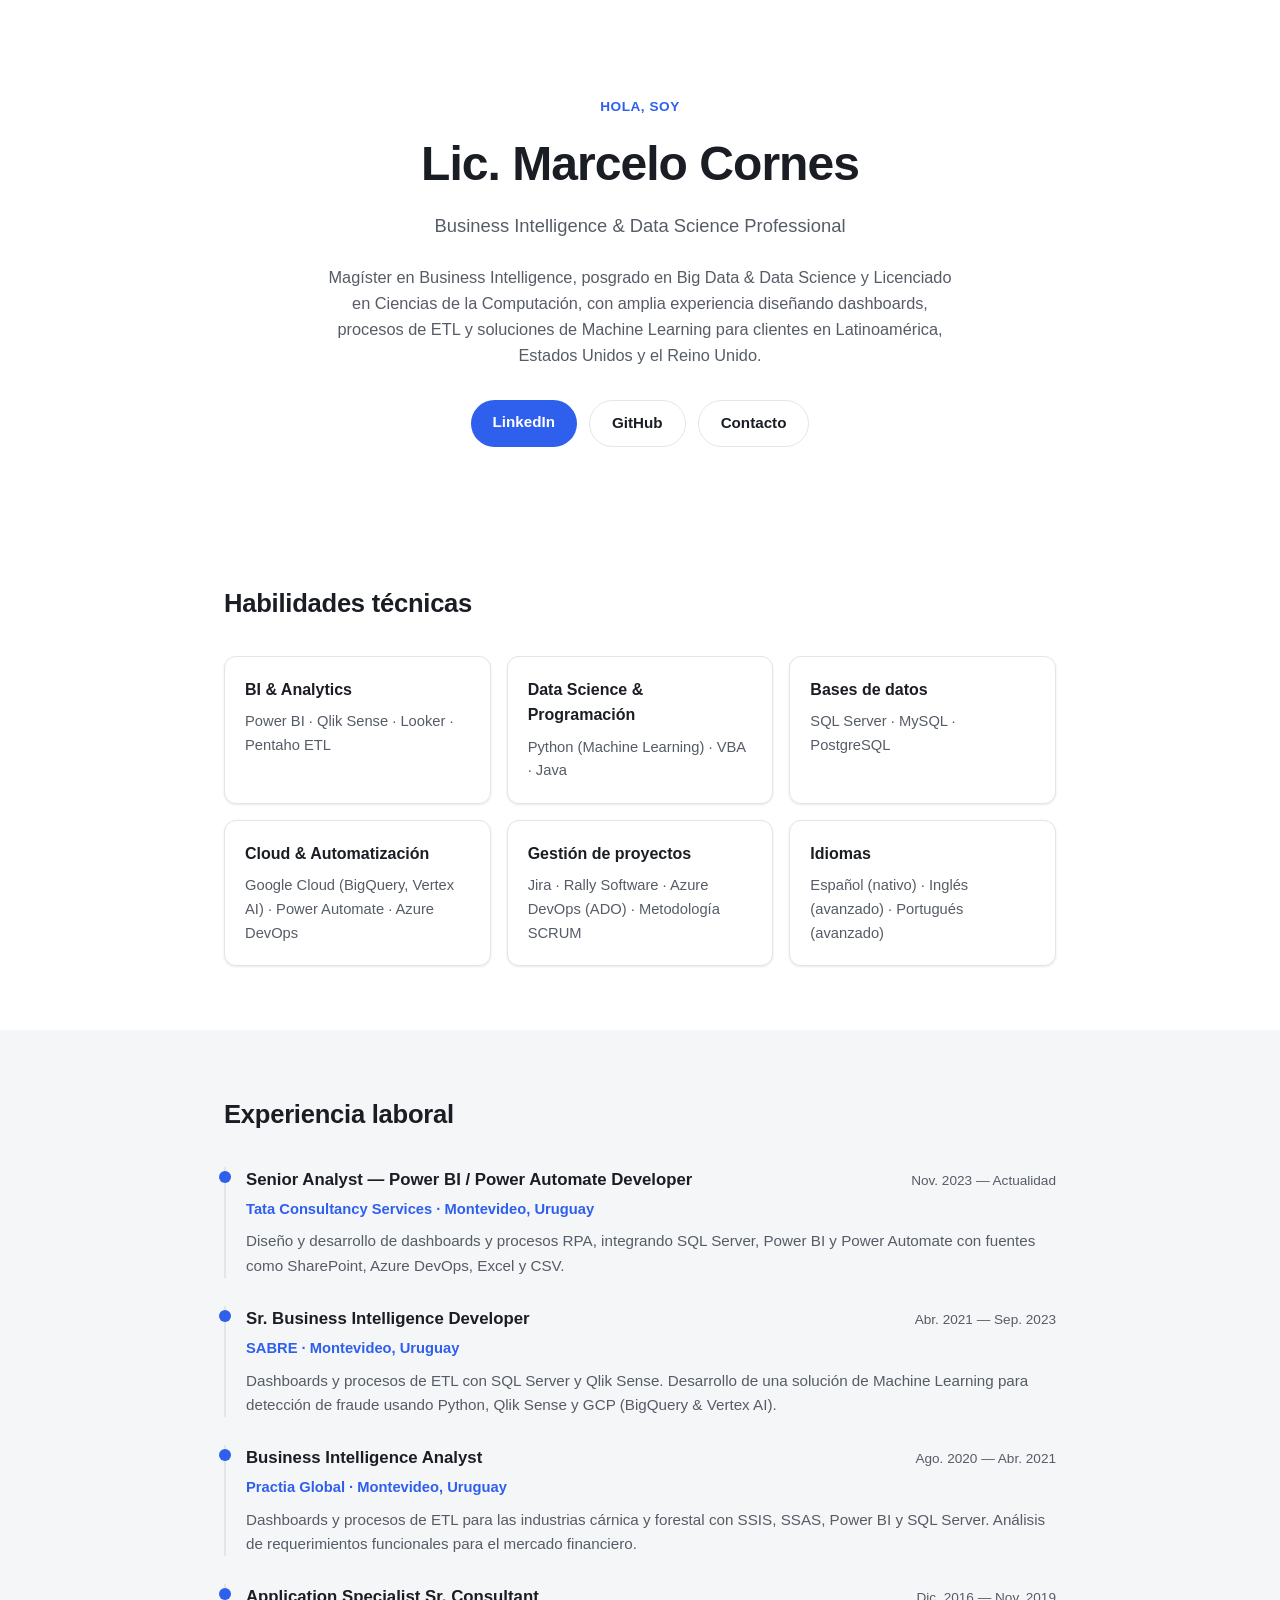
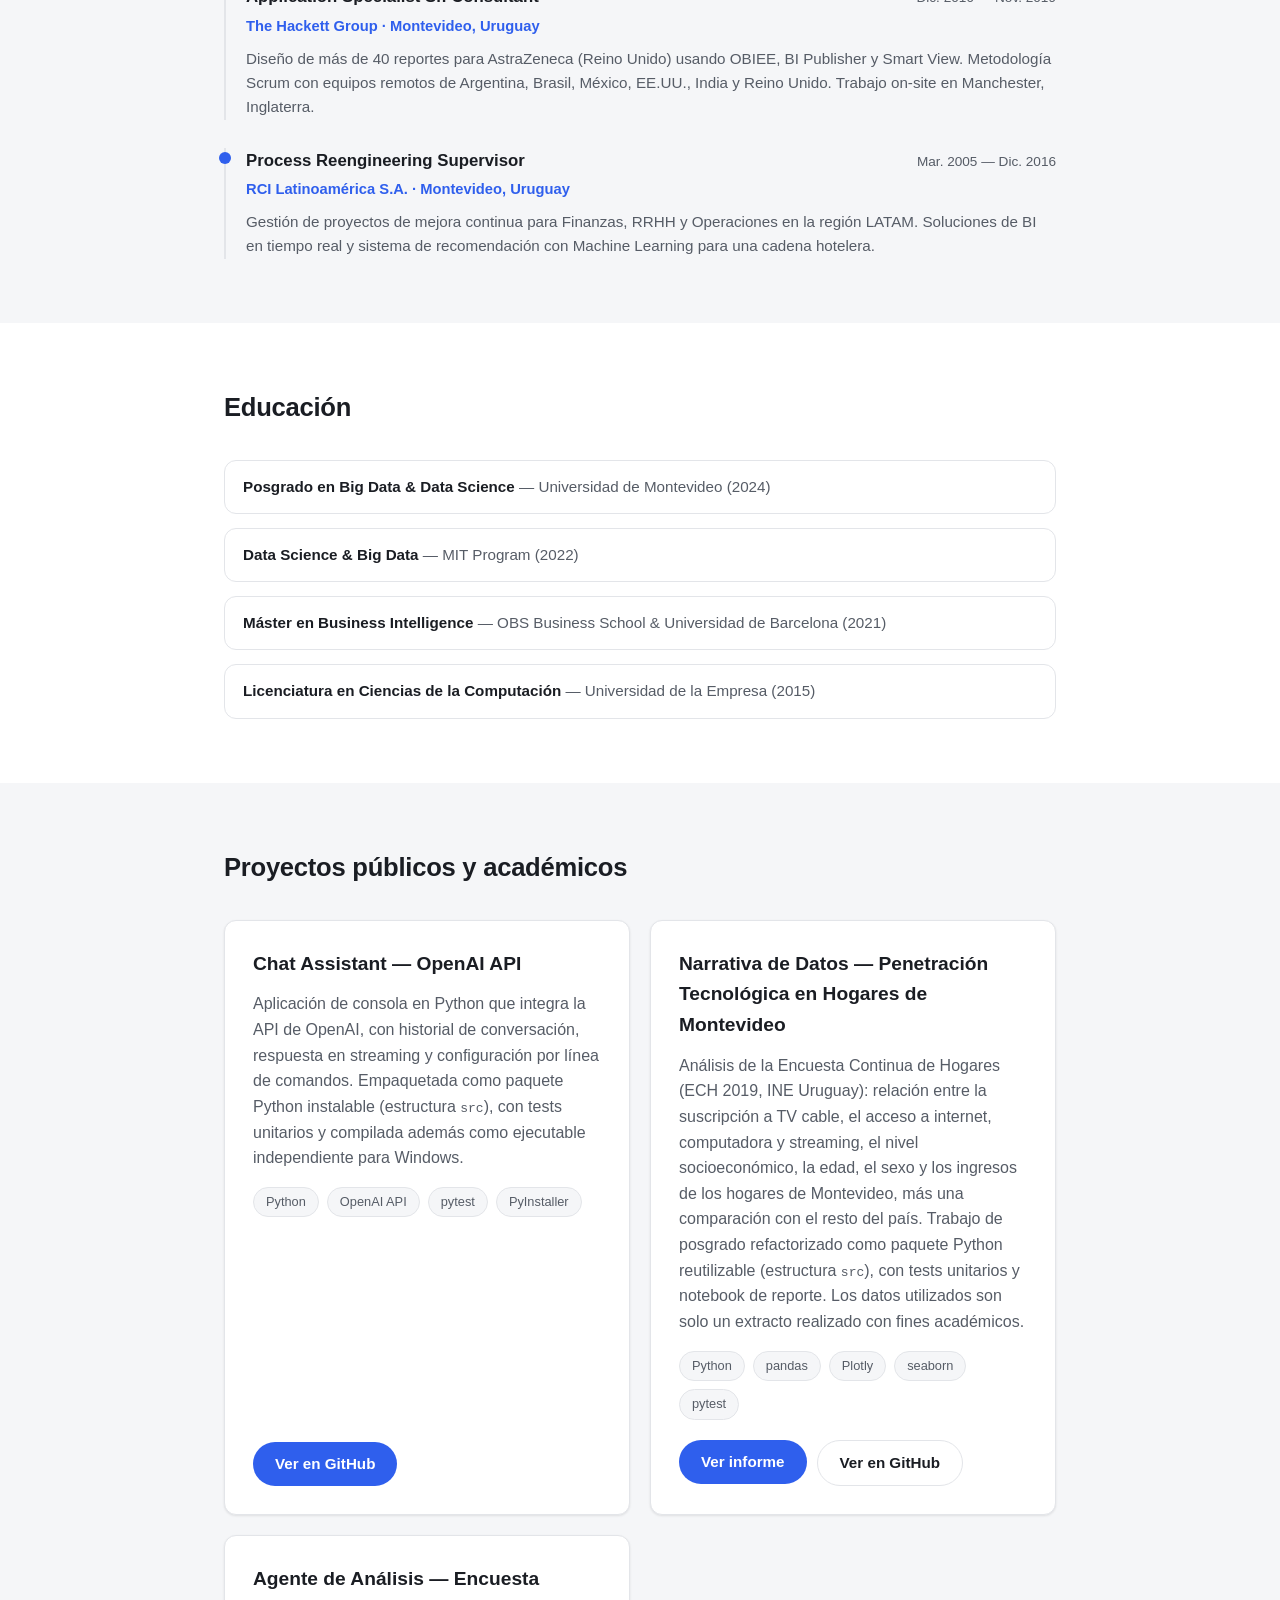
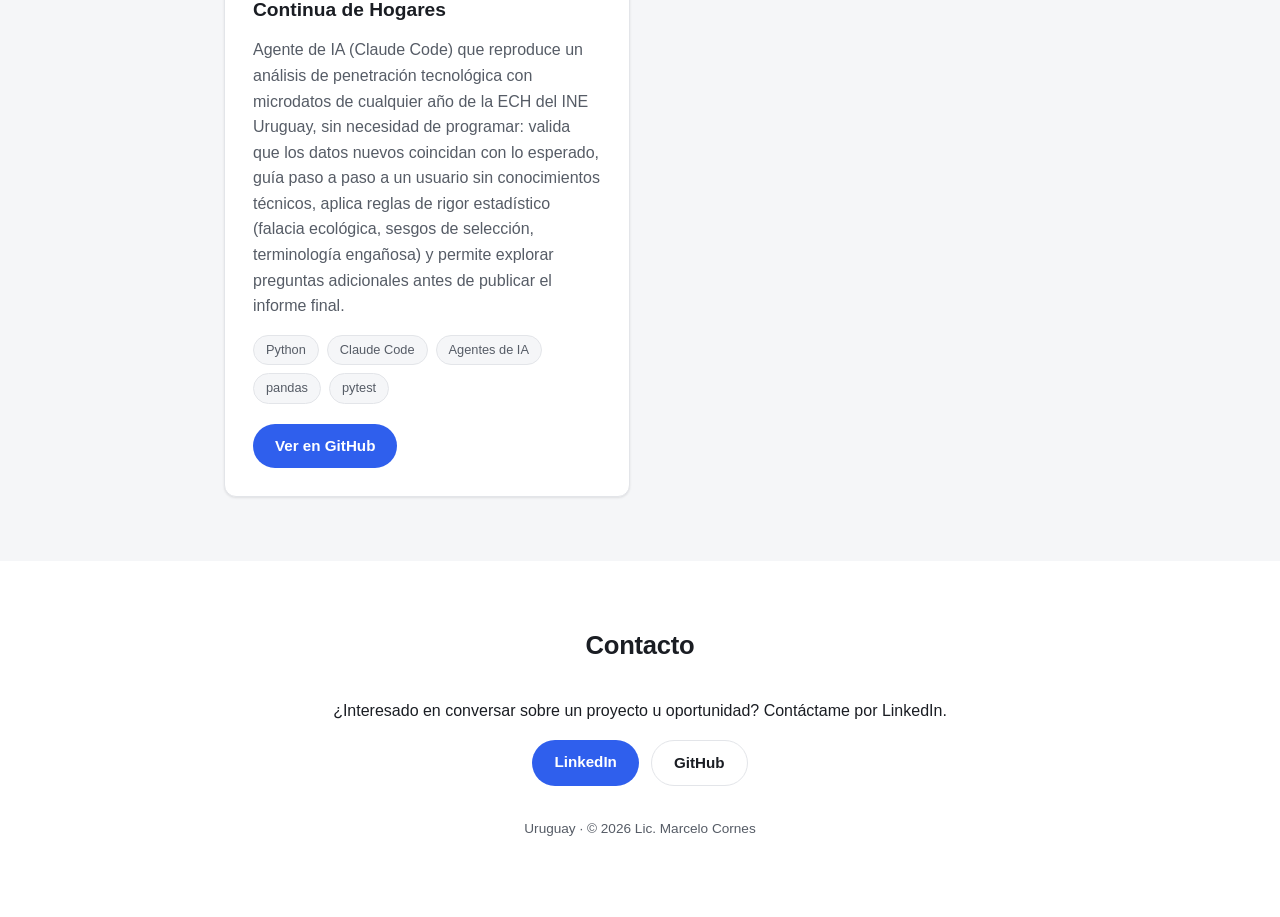
<file: index.html>
<!doctype html>
<html lang="es">
<head>
<meta charset="UTF-8" />
<meta name="viewport" content="width=device-width, initial-scale=1.0" />
<title>Lic. Marcelo Cornes — Business Intelligence & Data Science</title>
<meta name="description" content="Portafolio profesional de Lic. Marcelo Cornes — Business Intelligence, Data Science y desarrollo de soluciones de datos." />
<link rel="stylesheet" href="style.css" />
</head>
<body>

<header class="hero">
  <div class="container">
    <p class="eyebrow">Hola, soy</p>
    <h1>Lic. Marcelo Cornes</h1>
    <p class="role">Business Intelligence &amp; Data Science Professional</p>
    <p class="bio">
      Magíster en Business Intelligence, posgrado en Big Data &amp; Data Science y Licenciado en
      Ciencias de la Computación, con amplia experiencia diseñando dashboards,
      procesos de ETL y soluciones de Machine Learning para clientes en Latinoamérica,
      Estados Unidos y el Reino Unido.
    </p>
    <div class="cta">
      <a class="btn btn-primary" href="https://www.linkedin.com/in/lic-marcelo-cornes-lucas-20031959" target="_blank" rel="noopener">LinkedIn</a>
      <a class="btn btn-secondary" href="https://github.com/testa10" target="_blank" rel="noopener">GitHub</a>
      <a class="btn btn-secondary" href="#contacto">Contacto</a>
    </div>
  </div>
</header>

<main>

  <section id="skills" class="section">
    <div class="container">
      <h2>Habilidades técnicas</h2>
      <div class="skills-grid">
        <div class="skill-card">
          <h3>BI &amp; Analytics</h3>
          <p>Power BI · Qlik Sense · Looker · Pentaho ETL</p>
        </div>
        <div class="skill-card">
          <h3>Data Science &amp; Programación</h3>
          <p>Python (Machine Learning) · VBA · Java</p>
        </div>
        <div class="skill-card">
          <h3>Bases de datos</h3>
          <p>SQL Server · MySQL · PostgreSQL</p>
        </div>
        <div class="skill-card">
          <h3>Cloud &amp; Automatización</h3>
          <p>Google Cloud (BigQuery, Vertex AI) · Power Automate · Azure DevOps</p>
        </div>
        <div class="skill-card">
          <h3>Gestión de proyectos</h3>
          <p>Jira · Rally Software · Azure DevOps (ADO) · Metodología SCRUM</p>
        </div>
        <div class="skill-card">
          <h3>Idiomas</h3>
          <p>Español (nativo) · Inglés (avanzado) · Portugués (avanzado)</p>
        </div>
      </div>
    </div>
  </section>

  <section id="experience" class="section alt">
    <div class="container">
      <h2>Experiencia laboral</h2>
      <div class="timeline">

        <div class="timeline-item">
          <div class="timeline-header">
            <h3>Senior Analyst — Power BI / Power Automate Developer</h3>
            <span class="timeline-date">Nov. 2023 — Actualidad</span>
          </div>
          <p class="timeline-company">Tata Consultancy Services · Montevideo, Uruguay</p>
          <p>Diseño y desarrollo de dashboards y procesos RPA, integrando SQL Server, Power BI y
             Power Automate con fuentes como SharePoint, Azure DevOps, Excel y CSV.</p>
        </div>

        <div class="timeline-item">
          <div class="timeline-header">
            <h3>Sr. Business Intelligence Developer</h3>
            <span class="timeline-date">Abr. 2021 — Sep. 2023</span>
          </div>
          <p class="timeline-company">SABRE · Montevideo, Uruguay</p>
          <p>Dashboards y procesos de ETL con SQL Server y Qlik Sense. Desarrollo de una solución de
             Machine Learning para detección de fraude usando Python, Qlik Sense y GCP
             (BigQuery &amp; Vertex AI).</p>
        </div>

        <div class="timeline-item">
          <div class="timeline-header">
            <h3>Business Intelligence Analyst</h3>
            <span class="timeline-date">Ago. 2020 — Abr. 2021</span>
          </div>
          <p class="timeline-company">Practia Global · Montevideo, Uruguay</p>
          <p>Dashboards y procesos de ETL para las industrias cárnica y forestal con SSIS, SSAS,
             Power BI y SQL Server. Análisis de requerimientos funcionales para el mercado financiero.</p>
        </div>

        <div class="timeline-item">
          <div class="timeline-header">
            <h3>Application Specialist Sr. Consultant</h3>
            <span class="timeline-date">Dic. 2016 — Nov. 2019</span>
          </div>
          <p class="timeline-company">The Hackett Group · Montevideo, Uruguay</p>
          <p>Diseño de más de 40 reportes para AstraZeneca (Reino Unido) usando OBIEE, BI Publisher
             y Smart View. Metodología Scrum con equipos remotos de Argentina, Brasil, México,
             EE.UU., India y Reino Unido. Trabajo on-site en Manchester, Inglaterra.</p>
        </div>

        <div class="timeline-item">
          <div class="timeline-header">
            <h3>Process Reengineering Supervisor</h3>
            <span class="timeline-date">Mar. 2005 — Dic. 2016</span>
          </div>
          <p class="timeline-company">RCI Latinoamérica S.A. · Montevideo, Uruguay</p>
          <p>Gestión de proyectos de mejora continua para Finanzas, RRHH y Operaciones en la región
             LATAM. Soluciones de BI en tiempo real y sistema de recomendación con Machine Learning
             para una cadena hotelera.</p>
        </div>

      </div>
    </div>
  </section>

  <section id="education" class="section">
    <div class="container">
      <h2>Educación</h2>
      <ul class="education-list">
        <li><strong>Posgrado en Big Data &amp; Data Science</strong> — Universidad de Montevideo (2024)</li>
        <li><strong>Data Science &amp; Big Data</strong> — MIT Program (2022)</li>
        <li><strong>Máster en Business Intelligence</strong> — OBS Business School &amp; Universidad de Barcelona (2021)</li>
        <li><strong>Licenciatura en Ciencias de la Computación</strong> — Universidad de la Empresa (2015)</li>
      </ul>
    </div>
  </section>

  <section id="projects" class="section alt">
    <div class="container">
      <h2>Proyectos públicos y académicos</h2>
      <div class="projects-grid">

        <div class="project-card">
          <h3>Chat Assistant — OpenAI API</h3>
          <p>
            Aplicación de consola en Python que integra la API de OpenAI, con historial de
            conversación, respuesta en streaming y configuración por línea de comandos.
            Empaquetada como paquete Python instalable (estructura <code>src</code>), con tests
            unitarios y compilada además como ejecutable independiente para Windows.
          </p>
          <div class="tags">
            <span>Python</span>
            <span>OpenAI API</span>
            <span>pytest</span>
            <span>PyInstaller</span>
          </div>
          <div class="card-actions">
            <a class="btn btn-primary" href="https://github.com/testa10/open_ai_chat_assistant" target="_blank" rel="noopener">
              Ver en GitHub
            </a>
          </div>
        </div>

        <div class="project-card">
          <h3>Narrativa de Datos — Penetración Tecnológica en Hogares de Montevideo</h3>
          <p>
            Análisis de la Encuesta Continua de Hogares (ECH 2019, INE Uruguay): relación entre
            la suscripción a TV cable, el acceso a internet, computadora y streaming, el nivel
            socioeconómico, la edad, el sexo y los ingresos de los hogares de Montevideo, más una
            comparación con el resto del país. Trabajo de posgrado refactorizado como paquete
            Python reutilizable (estructura <code>src</code>),
            con tests unitarios y notebook de reporte. Los datos utilizados son solo un extracto
            realizado con fines académicos.
          </p>
          <div class="tags">
            <span>Python</span>
            <span>pandas</span>
            <span>Plotly</span>
            <span>seaborn</span>
            <span>pytest</span>
          </div>
          <div class="card-actions">
            <a class="btn btn-primary" href="narrativa-datos-informe.html">
              Ver informe
            </a>
            <a class="btn btn-secondary" href="https://github.com/testa10/narrativa-datos" target="_blank" rel="noopener">
              Ver en GitHub
            </a>
          </div>
        </div>

        <div class="project-card">
          <h3>Agente de Análisis — Encuesta Continua de Hogares</h3>
          <p>
            Agente de IA (Claude Code) que reproduce un análisis de penetración tecnológica
            con microdatos de cualquier año de la ECH del INE Uruguay, sin necesidad de programar:
            valida que los datos nuevos coincidan con lo esperado, guía paso a paso a un usuario
            sin conocimientos técnicos, aplica reglas de rigor estadístico (falacia
            ecológica, sesgos de selección, terminología engañosa) y permite explorar
            preguntas adicionales antes de publicar el informe final.
          </p>
          <div class="tags">
            <span>Python</span>
            <span>Claude Code</span>
            <span>Agentes de IA</span>
            <span>pandas</span>
            <span>pytest</span>
          </div>
          <div class="card-actions">
            <a class="btn btn-primary" href="https://github.com/testa10/agente-encuesta-hogares" target="_blank" rel="noopener">
              Ver en GitHub
            </a>
          </div>
        </div>

      </div>
    </div>
  </section>

</main>

<footer id="contacto" class="section">
  <div class="container">
    <h2>Contacto</h2>
    <p>¿Interesado en conversar sobre un proyecto u oportunidad? Contáctame por LinkedIn.</p>
    <div class="cta">
      <a class="btn btn-primary" href="https://www.linkedin.com/in/lic-marcelo-cornes-lucas-20031959" target="_blank" rel="noopener">LinkedIn</a>
      <a class="btn btn-secondary" href="https://github.com/testa10" target="_blank" rel="noopener">GitHub</a>
    </div>
    <p class="footer-note">Uruguay · &copy; <span id="year"></span> Lic. Marcelo Cornes</p>
  </div>
</footer>

<script>
  document.getElementById("year").textContent = new Date().getFullYear();
</script>

</body>
</html>
</file>
<file: style.css>
:root {
  --bg: #ffffff;
  --bg-alt: #f5f6f8;
  --text: #1a1d23;
  --text-muted: #565c66;
  --accent: #2f5fed;
  --accent-text: #ffffff;
  --border: #e3e5e9;
  --card-bg: #ffffff;
  --shadow: 0 1px 3px rgba(0, 0, 0, 0.06), 0 1px 2px rgba(0, 0, 0, 0.04);
  --radius: 12px;
  --max-width: 880px;
}

@media (prefers-color-scheme: dark) {
  :root {
    --bg: #0f1115;
    --bg-alt: #161922;
    --text: #eceef2;
    --text-muted: #a2a8b4;
    --accent: #6b8cff;
    --accent-text: #0f1115;
    --border: #262a35;
    --card-bg: #1a1e28;
    --shadow: 0 1px 3px rgba(0, 0, 0, 0.4), 0 1px 2px rgba(0, 0, 0, 0.3);
  }
}

* {
  box-sizing: border-box;
}

html {
  scroll-behavior: smooth;
}

body {
  margin: 0;
  font-family: -apple-system, BlinkMacSystemFont, "Segoe UI", Roboto, Helvetica, Arial, sans-serif;
  background: var(--bg);
  color: var(--text);
  line-height: 1.6;
  -webkit-font-smoothing: antialiased;
}

.container {
  max-width: var(--max-width);
  margin: 0 auto;
  padding: 0 24px;
}

/* Hero */

.hero {
  padding: 96px 0 72px;
  text-align: center;
}

.eyebrow {
  color: var(--accent);
  font-weight: 600;
  letter-spacing: 0.04em;
  text-transform: uppercase;
  font-size: 0.85rem;
  margin: 0 0 8px;
}

.hero h1 {
  font-size: clamp(2rem, 5vw, 3rem);
  margin: 0 0 8px;
  font-weight: 700;
  letter-spacing: -0.02em;
}

.role {
  font-size: 1.15rem;
  color: var(--text-muted);
  margin: 0 0 24px;
  font-weight: 500;
}

.bio {
  max-width: 640px;
  margin: 0 auto 32px;
  color: var(--text-muted);
  font-size: 1.02rem;
}

.cta {
  display: flex;
  gap: 12px;
  justify-content: center;
  flex-wrap: wrap;
}

.btn {
  display: inline-block;
  padding: 10px 22px;
  border-radius: 999px;
  text-decoration: none;
  font-weight: 600;
  font-size: 0.95rem;
  transition: transform 0.15s ease, opacity 0.15s ease;
}

.btn:hover {
  transform: translateY(-1px);
  opacity: 0.92;
}

.btn-primary {
  background: var(--accent);
  color: var(--accent-text);
}

.btn-secondary {
  background: transparent;
  color: var(--text);
  border: 1px solid var(--border);
}

/* Sections */

.section {
  padding: 64px 0;
}

.section.alt {
  background: var(--bg-alt);
}

.section h2 {
  font-size: 1.6rem;
  margin: 0 0 32px;
  font-weight: 700;
  letter-spacing: -0.01em;
}

/* Skills */

.skills-grid {
  display: grid;
  grid-template-columns: repeat(auto-fit, minmax(220px, 1fr));
  gap: 16px;
}

.skill-card {
  background: var(--card-bg);
  border: 1px solid var(--border);
  border-radius: var(--radius);
  padding: 20px;
  box-shadow: var(--shadow);
}

.skill-card h3 {
  margin: 0 0 8px;
  font-size: 1rem;
  font-weight: 600;
}

.skill-card p {
  margin: 0;
  color: var(--text-muted);
  font-size: 0.92rem;
}

/* Timeline */

.timeline {
  display: flex;
  flex-direction: column;
  gap: 28px;
}

.timeline-item {
  border-left: 2px solid var(--border);
  padding-left: 20px;
  position: relative;
}

.timeline-item::before {
  content: "";
  position: absolute;
  left: -7px;
  top: 4px;
  width: 12px;
  height: 12px;
  border-radius: 50%;
  background: var(--accent);
}

.timeline-header {
  display: flex;
  flex-wrap: wrap;
  justify-content: space-between;
  align-items: baseline;
  gap: 8px;
}

.timeline-header h3 {
  margin: 0;
  font-size: 1.05rem;
  font-weight: 600;
}

.timeline-date {
  color: var(--text-muted);
  font-size: 0.85rem;
  white-space: nowrap;
}

.timeline-company {
  margin: 4px 0 8px;
  color: var(--accent);
  font-weight: 600;
  font-size: 0.92rem;
}

.timeline-item p:not(.timeline-company) {
  margin: 0;
  color: var(--text-muted);
  font-size: 0.95rem;
}

/* Education */

.education-list {
  list-style: none;
  margin: 0;
  padding: 0;
  display: flex;
  flex-direction: column;
  gap: 14px;
}

.education-list li {
  padding: 14px 18px;
  background: var(--card-bg);
  border: 1px solid var(--border);
  border-radius: var(--radius);
  font-size: 0.95rem;
  color: var(--text-muted);
}

.education-list strong {
  color: var(--text);
}

/* Project cards */

.projects-grid {
  display: grid;
  grid-template-columns: repeat(auto-fit, minmax(320px, 1fr));
  gap: 20px;
}

.project-card {
  background: var(--card-bg);
  border: 1px solid var(--border);
  border-radius: var(--radius);
  padding: 28px;
  box-shadow: var(--shadow);
  display: flex;
  flex-direction: column;
}

.project-card .btn {
  align-self: flex-start;
}

.project-card .card-actions {
  display: flex;
  gap: 10px;
  flex-wrap: wrap;
  margin-top: auto;
}

.project-card h3 {
  margin: 0 0 12px;
  font-size: 1.2rem;
}

.project-card p {
  color: var(--text-muted);
  margin: 0 0 16px;
}

.tags {
  display: flex;
  flex-wrap: wrap;
  gap: 8px;
  margin-bottom: 20px;
}

.tags span {
  background: var(--bg-alt);
  border: 1px solid var(--border);
  padding: 4px 12px;
  border-radius: 999px;
  font-size: 0.8rem;
  color: var(--text-muted);
}

/* Footer */

footer {
  text-align: center;
}

.footer-note {
  margin-top: 32px;
  color: var(--text-muted);
  font-size: 0.85rem;
}
</file>
